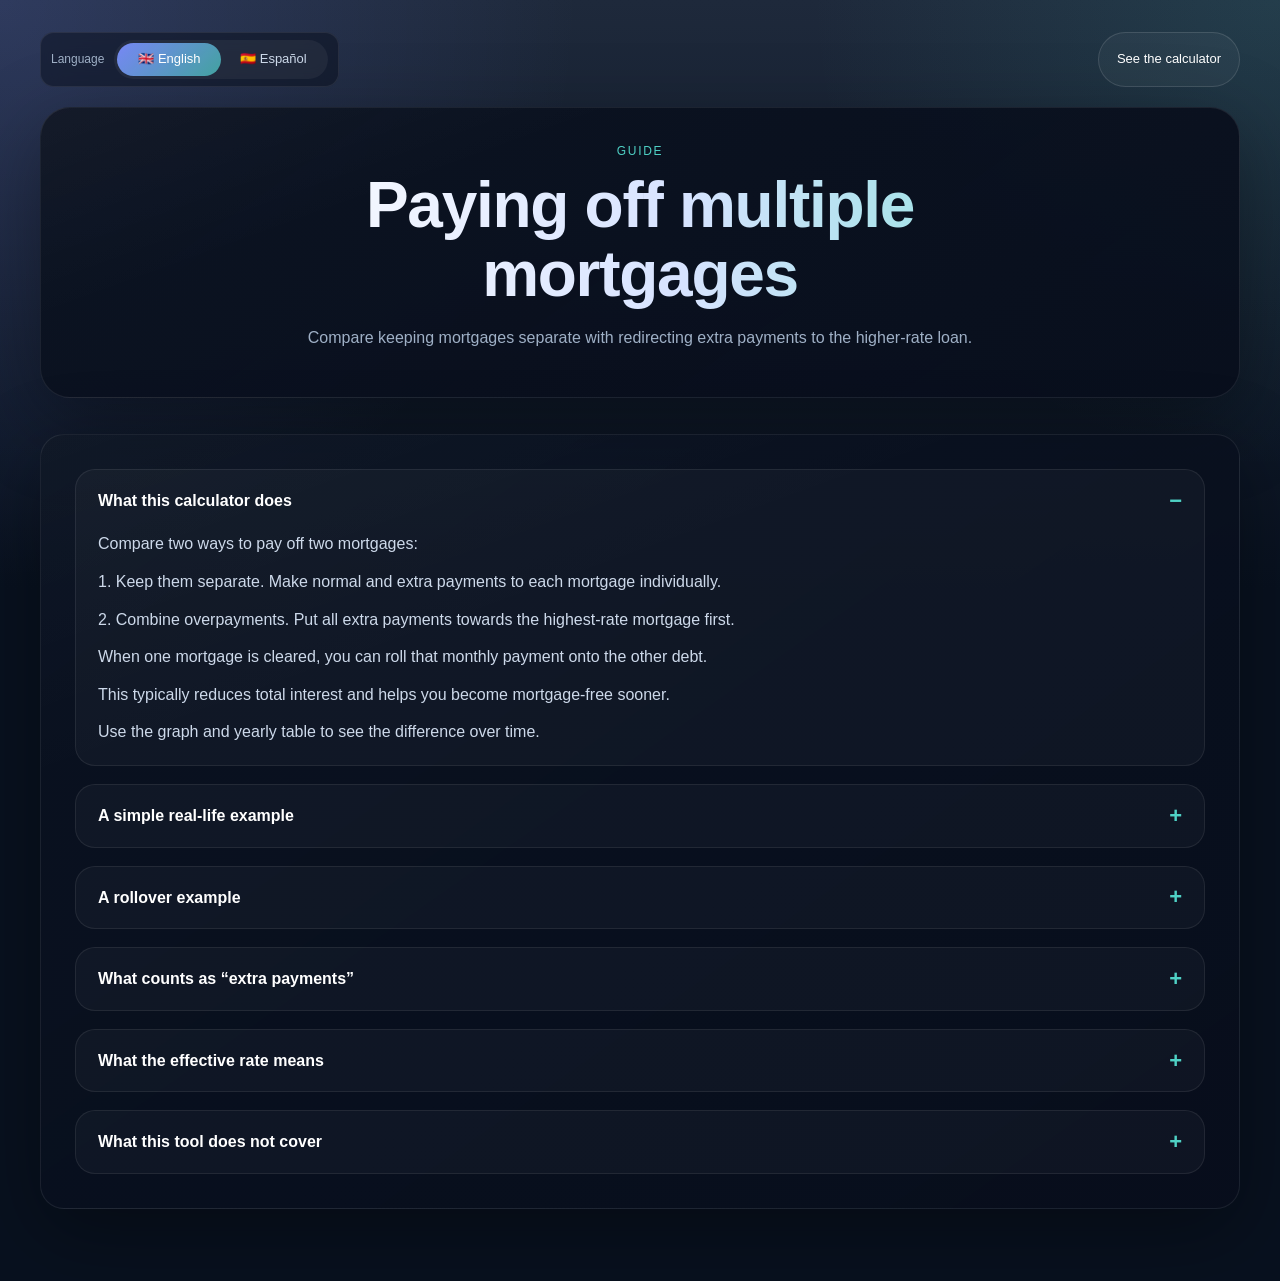
<file: guide.html>
<!DOCTYPE html>
<html lang="en">
<head>
  <meta charset="UTF-8">
  <meta name="viewport" content="width=device-width, initial-scale=1.0">
  <meta name="theme-color" content="#6366f1">
  <meta name="description" content="A simple guide to paying off multiple mortgages, overpayments, redirected payments, and example scenarios.">
  <meta name="robots" content="index,follow">
  <link rel="canonical" href="https://multiplemortgages.com/guide.html">
  <title>Multiple Mortgages Guide</title>
  <link rel="stylesheet" href="style.css">
</head>
<body>
  <header class="hero">
    <div class="hero-toolbar">
      <div class="toolbar-group">
        <span class="toolbar-label" id="guide-language-label">Language</span>
        <div class="segmented-control" aria-label="Language switcher">
          <button id="guide-lang-en" class="segment-btn active" type="button" onclick="setGuideLanguage('en')">🇬🇧 English</button>
          <button id="guide-lang-es" class="segment-btn" type="button" onclick="setGuideLanguage('es')">🇪🇸 Español</button>
        </div>
      </div>
      <a class="guide-link" href="index.html" id="guide-home-link">See the calculator</a>
    </div>

    <div class="hero-shell" data-lang="en">
      <p class="eyebrow">Guide</p>
      <h1 class="hero-title">Paying off multiple mortgages</h1>
      <div class="hero-explainer">
        <p>Compare keeping mortgages separate with redirecting extra payments to the higher-rate loan.</p>
      </div>
    </div>
    <div class="hero-shell hidden" data-lang="es">
      <p class="eyebrow">Guía</p>
      <h1 class="hero-title">Compara dos formas de pagar dos hipotecas</h1>
      <div class="hero-explainer">
        <p>Compara mantener las hipotecas separadas con redirigir los pagos extra a la hipoteca con el tipo más alto.</p>
      </div>
    </div>
  </header>

  <main class="article-section">
    <article class="article-card">
      <div class="article-content" data-lang="en">
        <details class="guide-panel" open>
          <summary>What this calculator does</summary>
          <div class="guide-panel-body">
          <p>Compare two ways to pay off two mortgages:</p>
          <p>1. Keep them separate. Make normal and extra payments to each mortgage individually.</p>
          <p>2. Combine overpayments. Put all extra payments towards the highest-rate mortgage first.</p>
          <p>When one mortgage is cleared, you can roll that monthly payment onto the other debt.</p>
          <p>This typically reduces total interest and helps you become mortgage-free sooner.</p>
          <p>Use the graph and yearly table to see the difference over time.</p>
          </div>
        </details>
        <details class="guide-panel">
          <summary>A simple real-life example</summary>
          <div class="guide-panel-body">
          <p>🏢 Olivia and Lucas each own a flat</p>
          <p>💍 When they move in together, they end up with two mortgages but only one home to live in.</p>
          <p>They could sell one flat. If they do, they do not need a multiple mortgage calculator.</p>
          <p>But if they keep the second flat and rent it out, they will likely have more money available each month:</p>
          <p>• two incomes</p>
          <p>• additional rental income</p>
          <p>• only one home to live in (lower outgoings)</p>
          <p>That extra cash could be used to overpay their mortgages.</p>
          <p>At that point, they can either:</p>
          <p>• keep the mortgages separate</p>
          <p>• treat them as one plan and send extra money where it saves the most interest</p>
          <p>This calculator helps compare those options.</p>
          <p><a href="index.html?preset=lucas-olivia">Open Olivia and Lucas’s example</a></p>
          </div>
        </details>
        <details class="guide-panel">
          <summary>A rollover example</summary>
          <div class="guide-panel-body">
          <p>Sometimes there are no overpayments because budgets are tight.</p>
          <p>Even then, combining the mortgage payments can help.</p>
          <p>When one mortgage finishes, its monthly payment can roll over to the other.</p>
          <p>In this example, that alone saves about 9 years and <span data-money="31600">£31,600</span> compared with treating the mortgages separately.</p>
          <p><a href="index.html?preset=rollover-only">Open the rollover example</a> to see this in the graph and table. The rollover shows up most clearly in the table.</p>
          </div>
        </details>
        <details class="guide-panel">
          <summary>What counts as “extra payments”</summary>
          <div class="guide-panel-body">
          <p>In this calculator, extra payments include:</p>
          <p>Monthly overpayments you enter</p>
          <p>Payments redirected after one mortgage finishes</p>
          <p>The normal monthly payment from the finished mortgage (if rollover is enabled)</p>
          </div>
        </details>
        <details class="guide-panel">
          <summary>What the effective rate means</summary>
          <div class="guide-panel-body">
          <p>The effective rate shows the return your extra payments achieved.</p>
          <p>For example, if the effective rate is 5.9%, your overpayments saved interest roughly equivalent to earning 5.9% on that money.</p>
          <p>If you can reliably earn more than that elsewhere, for example through investments, you might prefer to do that instead.</p>
          </div>
        </details>
        <details class="guide-panel">
          <summary>What this tool does not cover</summary>
          <div class="guide-panel-body">
          <p>This calculator does not include:</p>
          <p>Lender overpayment limits or fees</p>
          <p>Taxes</p>
          <p>Property price changes</p>
          <p>Changing interest rates</p>
          <p>Rental risks or vacancy</p>
          <p>It also does not settle the classic “overpay the mortgage vs invest instead” debate. That depends on risk tolerance, taxes, and personal goals.</p>
          <p>This tool has a narrower purpose: to model multiple mortgages properly, which is difficult with calculators designed for a single loan.</p>
          <p>Planning model only. For illustration, not financial advice.</p>
          </div>
        </details>
      </div>

      <div class="article-content hidden" data-lang="es">
        <details class="guide-panel" open>
          <summary>Lo que hace esta calculadora</summary>
          <div class="guide-panel-body">
          <p>Esta calculadora compara dos enfoques sencillos:</p>
          <p>1. Mantener cada hipoteca (y cualquier pago extra) por separado</p>
          <p>2. Juntar cualquier pago extra y enviarlo primero a la hipoteca con el tipo más alto</p>
          <p>Cuando una hipoteca termina, su cuota mensual puede redirigirse a la hipoteca restante.</p>
          <p>Enviar pagos adicionales primero a la hipoteca con el tipo más alto ahorra más intereses.</p>
          <p>El gráfico y la tabla año a año muestran exactamente cómo evoluciona esto con el tiempo.</p>
          </div>
        </details>
        <details class="guide-panel">
          <summary>Un ejemplo sencillo de la vida real</summary>
          <div class="guide-panel-body">
          <p>🏢 Olivia y Lucas tienen cada uno un piso</p>
          <p>💍 Cuando se van a vivir juntos, terminan con dos hipotecas pero solo una vivienda en la que vivir.</p>
          <p>Pueden vender uno de los pisos. Si lo hacen, no necesitan una calculadora para varias hipotecas.</p>
          <p>Pero si conservan el segundo piso y lo alquilan, probablemente tendrán más dinero disponible cada mes:</p>
          <p>• dos ingresos</p>
          <p>• ingresos adicionales por alquiler</p>
          <p>• solo una vivienda en la que vivir (menores gastos)</p>
          <p>Ese dinero extra puede usarse para hacer sobrepagos en sus hipotecas.</p>
          <p>En ese punto, pueden:</p>
          <p>• mantener las hipotecas por separado</p>
          <p>• tratarlas como un solo plan y enviar el dinero extra donde más intereses ahorra</p>
          <p>Esta calculadora ayuda a comparar esas opciones.</p>
          <p><a href="index.html?lang=es&preset=lucas-olivia">Abrir el ejemplo de Olivia y Lucas</a></p>
          </div>
        </details>
        <details class="guide-panel">
          <summary>Un ejemplo de redirección</summary>
          <div class="guide-panel-body">
          <p>A veces no hay sobrepagos porque el presupuesto está ajustado.</p>
          <p>Aun así, combinar los pagos de las hipotecas puede ayudar.</p>
          <p>Cuando una hipoteca termina, su cuota mensual puede pasar a la otra.</p>
          <p>En este ejemplo, solo eso ahorra alrededor de 9 años y <span data-money="31600">£31,600</span> frente a tratar las hipotecas por separado.</p>
          <p><a href="index.html?lang=es&preset=rollover-only">Abrir el ejemplo de redirección</a> para verlo en el gráfico y en la tabla. La redirección se ve con más claridad en la tabla.</p>
          </div>
        </details>
        <details class="guide-panel">
          <summary>Qué cuenta como “pagos extra”</summary>
          <div class="guide-panel-body">
          <p>En esta calculadora, los pagos extra incluyen:</p>
          <p>Sobrepagos mensuales que introduces</p>
          <p>Pagos redirigidos después de que una hipoteca termina</p>
          <p>La cuota mensual normal de la hipoteca terminada (si la redirección está activada)</p>
          </div>
        </details>
        <details class="guide-panel">
          <summary>Qué significa el tipo efectivo</summary>
          <div class="guide-panel-body">
          <p>El tipo efectivo muestra el rendimiento que consiguieron tus pagos extra.</p>
          <p>Por ejemplo, si el tipo efectivo es 5,9%, tus sobrepagos ahorraron intereses de forma aproximada como si hubieras obtenido un 5,9% sobre ese dinero.</p>
          <p>Si puedes conseguir de forma fiable una rentabilidad mayor en otro sitio, por ejemplo con inversiones, quizá prefieras hacer eso.</p>
          </div>
        </details>
        <details class="guide-panel">
          <summary>Lo que esta herramienta no cubre</summary>
          <div class="guide-panel-body">
          <p>Esta calculadora no incluye:</p>
          <p>Límites o comisiones por sobrepago del banco</p>
          <p>Impuestos</p>
          <p>Cambios en el precio de la vivienda</p>
          <p>Cambios en los tipos de interés</p>
          <p>Riesgos del alquiler o periodos sin inquilino</p>
          <p>Tampoco resuelve el debate clásico entre amortizar hipoteca o invertir el dinero en otro sitio. Eso depende de la tolerancia al riesgo, los impuestos y los objetivos personales.</p>
          <p>Esta herramienta tiene un objetivo más concreto: modelar correctamente varias hipotecas, algo difícil de hacer con calculadoras diseñadas para un solo préstamo.</p>
          <p>Solo es un modelo de planificación. Con fines ilustrativos, no es asesoramiento financiero.</p>
          </div>
        </details>
      </div>
    </article>
  </main>

  <script>
    function formatGuideMoney() {
      let currency = "GBP";
      try {
        currency = localStorage.getItem("multiple_mortgages_currency") || "GBP";
      } catch {}

      document.querySelectorAll("[data-money]").forEach((node) => {
        const value = Number(node.dataset.money || 0);
        node.textContent = new Intl.NumberFormat(document.documentElement.lang === "es" ? "es-ES" : "en-GB", {
          style: "currency",
          currency,
          currencyDisplay: "narrowSymbol",
          maximumFractionDigits: 0
        }).format(value);
      });
    }

    function setGuideLanguage(lang) {
      const language = lang === "es" ? "es" : "en";
      document.documentElement.lang = language;
      document.querySelectorAll("[data-lang]").forEach((node) => {
        node.classList.toggle("hidden", node.dataset.lang !== language);
      });
      document.getElementById("guide-lang-en").classList.toggle("active", language === "en");
      document.getElementById("guide-lang-es").classList.toggle("active", language === "es");
      document.getElementById("guide-language-label").textContent = language === "es" ? "Idioma" : "Language";
      document.getElementById("guide-home-link").textContent = language === "es" ? "Ver la calculadora" : "See the calculator";

      const url = new URL(window.location.href);
      if (language === "es") url.searchParams.set("lang", "es");
      else url.searchParams.delete("lang");
      history.replaceState({}, "", `${url.pathname}${url.search}${url.hash}`);
      formatGuideMoney();
    }

    const initialLang = new URLSearchParams(window.location.search).get("lang") === "es" ? "es" : "en";
    setGuideLanguage(initialLang);
  </script>
</body>
</html>
</file>
<file: style.css>
:root {
  --bg-top: #1e293b;
  --bg-base: #08111f;
  --panel: rgba(10, 18, 33, 0.82);
  --panel-strong: rgba(8, 14, 28, 0.96);
  --border: rgba(255, 255, 255, 0.08);
  --border-strong: rgba(148, 163, 184, 0.28);
  --text: #e5edf8;
  --muted: #9fb0c6;
  --soft: #cdd9ea;
  --accent: #7c8cff;
  --accent-2: #4fd1c5;
  --danger: #f87171;
  --success: #38bdf8;
  --shadow: 0 24px 80px rgba(0, 0, 0, 0.35);
}

* {
  box-sizing: border-box;
}

html {
  scroll-behavior: smooth;
}

body {
  margin: 0;
  font-family: "Avenir Next", "Segoe UI", "Helvetica Neue", sans-serif;
  background:
    radial-gradient(circle at top left, rgba(124, 140, 255, 0.18), transparent 32%),
    radial-gradient(circle at top right, rgba(79, 209, 197, 0.12), transparent 26%),
    linear-gradient(180deg, var(--bg-top) 0%, var(--bg-base) 46%);
  color: var(--text);
  line-height: 1.6;
  padding: 32px 20px 72px;
}

h1, h2, h3 {
  margin-top: 0;
  letter-spacing: -0.02em;
}

button,
input,
select {
  font: inherit;
}

.hero,
.calculator-shell,
.article-section,
.site-footer {
  max-width: 1200px;
  margin: 0 auto;
}

.hero {
  margin-bottom: 36px;
}

.hero-toolbar {
  display: flex;
  justify-content: space-between;
  gap: 16px;
  flex-wrap: wrap;
  margin-bottom: 20px;
}

.toolbar-group {
  display: flex;
  align-items: center;
  gap: 10px;
  padding: 7px 10px;
  min-height: 44px;
  border: 1px solid var(--border);
  border-radius: 14px;
  background: rgba(8, 14, 28, 0.5);
  backdrop-filter: blur(10px);
}

.toolbar-label {
  color: var(--muted);
  font-size: 12px;
}

.segmented-control {
  display: inline-flex;
  padding: 3px;
  border-radius: 999px;
  background: rgba(255, 255, 255, 0.05);
}

.segment-btn {
  margin: 0;
  min-width: 104px;
  padding: 6px 10px;
  border: 0;
  border-radius: 999px;
  background: transparent;
  color: var(--soft);
  cursor: pointer;
  box-shadow: none;
  text-align: center;
  font-size: 13px;
  transition: background 0.18s ease, color 0.18s ease, transform 0.18s ease;
}

.segment-btn.active {
  background: linear-gradient(135deg, rgba(124, 140, 255, 0.95), rgba(79, 209, 197, 0.72));
  color: white;
}

.toolbar-select {
  min-width: 108px;
  background: rgba(8, 14, 28, 0.9);
  color: var(--text);
  border: 1px solid var(--border);
  border-radius: 10px;
  padding: 6px 9px;
  font-size: 13px;
}

.hero-shell {
  padding: 34px 34px 30px;
  border-radius: 30px;
  border: 1px solid var(--border);
  text-align: center;
  background:
    linear-gradient(160deg, rgba(255, 255, 255, 0.03), transparent 30%),
    linear-gradient(145deg, rgba(11, 18, 32, 0.95), rgba(8, 14, 28, 0.92));
  box-shadow: var(--shadow);
}

.eyebrow {
  margin: 0 0 10px;
  text-transform: uppercase;
  letter-spacing: 0.14em;
  font-size: 12px;
  color: var(--accent-2);
}

.hero-title {
  max-width: 840px;
  margin-left: auto;
  margin-right: auto;
  font-size: clamp(2.15rem, 5.2vw, 4rem);
  line-height: 1.08;
  margin-bottom: 12px;
  background: linear-gradient(90deg, #ffffff, #d7e3ff 55%, #8ce2dd 100%);
  -webkit-background-clip: text;
  background-clip: text;
  -webkit-text-fill-color: transparent;
}

.hero-explainer p,
.hero-note,
.options-copy,
.article-intro {
  color: var(--muted);
}

.hero-explainer {
  max-width: 900px;
  margin: 0 auto;
}

.hero-points {
  margin-top: 24px;
  max-width: 100%;
}

.hero-points ul {
  display: grid;
  grid-template-columns: repeat(auto-fit, minmax(220px, 1fr));
  gap: 10px;
  list-style: none;
  padding: 0;
  margin: 0;
}

.hero-points li {
  padding: 2px 0;
  border: 0;
  border-radius: 0;
  background: transparent;
  color: var(--soft);
}

.hero-note {
  max-width: 860px;
  margin: 18px auto 0;
  text-align: center;
}

.hero-note-label {
  color: var(--accent-2);
  font-weight: 700;
  margin-right: 6px;
}

.container {
  display: grid;
  grid-template-columns: repeat(3, minmax(0, 1fr));
  gap: 22px;
  align-items: stretch;
}

.preset-btn,
.guide-link {
  margin: 0;
  padding: 11px 15px;
  border-radius: 999px;
  border: 1px solid rgba(255, 255, 255, 0.12);
  background: rgba(255, 255, 255, 0.04);
  color: white;
  text-decoration: none;
  box-shadow: none;
}

.preset-btn:hover,
.guide-link:hover {
  background: rgba(255, 255, 255, 0.08);
  transform: translateY(-1px);
}

.guide-link {
  display: inline-flex;
  align-items: center;
  justify-content: center;
  min-width: 142px;
  font-size: 13px;
}

.toolbar-links {
  margin-left: auto;
}

.feedback-btn {
  min-width: 126px;
  font-size: 13px;
}

.card,
.cascade-options,
.strategy-summary,
.chart-card,
.milestone-card,
.article-card,
.impact-summary,
.insight-card {
  background:
    linear-gradient(160deg, rgba(255, 255, 255, 0.025), transparent 30%),
    linear-gradient(145deg, var(--panel), var(--panel-strong));
  border-radius: 24px;
  border: 1px solid var(--border);
  box-shadow: var(--shadow);
}

.card {
  padding: 24px;
}

.mortgage-card {
  position: relative;
}

.card-head {
  display: flex;
  align-items: flex-start;
  justify-content: space-between;
  gap: 12px;
  margin-bottom: 18px;
  min-height: 58px;
}

.card-badge {
  display: inline-block;
  margin-bottom: 8px;
  padding: 5px 9px;
  border-radius: 999px;
  background: rgba(79, 209, 197, 0.14);
  color: #a5f3fc;
  font-size: 12px;
  font-weight: 600;
}

.inline-remove-btn {
  margin: 0;
  padding: 8px 12px;
  border: 1px solid rgba(248, 113, 113, 0.28);
  border-radius: 999px;
  background: transparent;
  color: #fecaca;
  box-shadow: none;
}

.add-card {
  display: flex;
  flex-direction: column;
  justify-content: center;
  align-items: flex-start;
  text-align: left;
  gap: 10px;
  width: 100%;
  margin: 0;
  border: 1px dashed var(--border-strong);
  background:
    linear-gradient(160deg, rgba(124, 140, 255, 0.08), transparent 35%),
    rgba(8, 14, 28, 0.55);
  box-shadow: none;
  min-height: 250px;
}

.add-card:hover {
  transform: translateY(-3px);
  border-color: rgba(124, 140, 255, 0.55);
  background:
    linear-gradient(160deg, rgba(124, 140, 255, 0.12), transparent 35%),
    rgba(8, 14, 28, 0.72);
}

.add-card-icon {
  display: inline-flex;
  align-items: center;
  justify-content: center;
  width: 52px;
  height: 52px;
  border-radius: 16px;
  background: rgba(124, 140, 255, 0.14);
  color: white;
  font-size: 30px;
}

.add-card-title {
  font-size: 1.15rem;
  font-weight: 700;
  color: white;
}

.add-card-copy {
  color: var(--muted);
  max-width: 26ch;
}

.hidden {
  display: none !important;
}

label {
  display: block;
  margin-bottom: 8px;
  color: var(--muted);
  font-size: 13px;
}

input,
select {
  width: 100%;
}

input {
  padding: 12px 13px;
  margin-bottom: 8px;
  border-radius: 14px;
  border: 1px solid rgba(255, 255, 255, 0.08);
  background: rgba(5, 10, 22, 0.8);
  color: white;
}

input:focus,
select:focus {
  outline: none;
  border-color: rgba(124, 140, 255, 0.75);
  box-shadow: 0 0 0 4px rgba(124, 140, 255, 0.14);
}

.term-grid {
  display: grid;
  grid-template-columns: repeat(2, 1fr);
  gap: 12px;
}

.helper-text {
  font-size: 12px;
  color: #6f84a1;
  margin-bottom: 10px;
}

.error-message {
  font-size: 12px;
  color: var(--danger);
  margin-bottom: 10px;
}

.cascade-options {
  margin-top: 22px;
  padding: 24px 26px;
}

.options-head {
  display: flex;
  justify-content: space-between;
  gap: 20px;
  flex-wrap: wrap;
  align-items: flex-start;
  margin-bottom: 16px;
}

.options-copy {
  max-width: 330px;
  margin: 0;
  line-height: 1.5;
}

.checkbox-row {
  display: flex;
  align-items: center;
  gap: 12px;
  padding: 10px 0;
}

.checkbox-row input[type="checkbox"] {
  width: 18px;
  height: 18px;
  margin: 0;
}

.checkbox-row label {
  margin: 0;
  color: var(--soft);
  font-size: 14px;
}

button {
  display: block;
  margin: 34px auto 0;
  background: linear-gradient(135deg, #6b7cff, #4fd1c5);
  color: white;
  padding: 14px 28px;
  border: 0;
  border-radius: 16px;
  font-size: 16px;
  cursor: pointer;
  box-shadow: 0 16px 40px rgba(79, 209, 197, 0.14);
  transition: transform 0.18s ease, opacity 0.18s ease, background 0.18s ease;
}

button:hover:not(:disabled) {
  transform: translateY(-2px);
}

button:disabled {
  opacity: 0.45;
  cursor: not-allowed;
}

#results {
  margin-top: 28px;
}

.impact-summary {
  max-width: 880px;
  margin: 0 auto 18px;
  padding: 16px 18px;
  text-align: center;
}

.impact-summary strong {
  display: block;
  margin-bottom: 4px;
  font-size: 1rem;
}

.impact-positive {
  background:
    linear-gradient(135deg, rgba(8, 145, 178, 0.45), rgba(79, 209, 197, 0.28)),
    var(--panel);
}

.impact-negative {
  background:
    linear-gradient(135deg, rgba(153, 27, 27, 0.55), rgba(127, 29, 29, 0.35)),
    var(--panel);
}

.impact-neutral {
  background:
    linear-gradient(135deg, rgba(71, 85, 105, 0.55), rgba(30, 41, 59, 0.35)),
    var(--panel);
}

.insight-grid {
  display: grid;
  grid-template-columns: repeat(auto-fit, minmax(220px, 1fr));
  gap: 16px;
  margin-top: 20px;
}

.insight-card {
  padding: 18px 20px;
}

.insight-card h3 {
  margin-bottom: 8px;
  font-size: 15px;
}

.insight-value {
  display: block;
  margin-bottom: 6px;
  font-size: 1.45rem;
  font-weight: 700;
  color: white;
}

.insight-copy {
  color: var(--muted);
  font-size: 13px;
}

.strategy-summary,
.chart-card,
.milestone-card {
  padding: 28px;
  margin-top: 20px;
}

.standard-payments {
  margin: 0 0 24px;
  font-size: 14px;
  color: var(--soft);
}

.strategy-table,
.milestone-table {
  width: 100%;
  border-collapse: collapse;
}

.strategy-table {
  margin-top: 16px;
}

.strategy-table th,
.strategy-table td,
.milestone-table th,
.milestone-table td {
  padding: 12px 14px;
}

.strategy-table th,
.milestone-card th {
  background: rgba(30, 41, 59, 0.88);
  color: var(--soft);
  font-size: 13px;
  text-align: left;
}

.strategy-table td {
  color: var(--text);
  font-size: 14px;
}

.strategy-table tbody tr:nth-child(even) {
  background: rgba(255, 255, 255, 0.02);
}

.row-highlight {
  background: linear-gradient(90deg, rgba(79, 209, 197, 0.18), rgba(124, 140, 255, 0.15)) !important;
}

.chart-card canvas {
  width: 100% !important;
  height: 390px !important;
}

.manual-legend {
  display: flex;
  flex-wrap: wrap;
  gap: 14px 18px;
  margin-top: 18px;
}

.legend-item {
  cursor: pointer;
  opacity: 0.68;
  transition: opacity 0.16s ease;
}

.legend-item.active {
  opacity: 1;
  font-weight: 600;
}

.legend-line {
  display: inline-block;
  width: 20px;
  height: 3px;
  margin-right: 6px;
}

.m1-sep { background: rgba(46,109,246,0.35); }
.m1-cas { background: rgba(46,109,246,1); }
.m2-sep { background: rgba(120,90,255,0.35); }
.m2-cas { background: rgba(120,90,255,1); }
.m3-sep { background: rgba(20,184,166,0.35); }
.m3-cas { background: rgba(20,184,166,1); }
.total-sep { background: rgba(203,213,225,0.6); }
.total-cas { background: #ffffff; }

.table-wrapper {
  width: 100%;
  overflow-x: auto;
  margin-top: 12px;
  border-radius: 16px;
}

.milestone-table {
  min-width: 900px;
  font-size: 14px;
}

.milestone-table td,
.milestone-table th {
  white-space: nowrap;
}

.milestone-table td:not(:first-child),
.milestone-table th:not(:first-child) {
  text-align: right;
}

.milestone-table td:first-child,
.milestone-table th:first-child {
  text-align: left;
}

.milestone-table tbody tr:nth-child(odd) {
  background: rgba(255, 255, 255, 0.02);
}

.milestone-table tbody tr:nth-child(even) {
  background: rgba(0, 0, 0, 0.18);
}

.share-actions {
  margin-top: 22px;
  text-align: center;
}

.share-actions button {
  margin: 0 auto;
  background: transparent;
  border: 1px solid var(--border);
  box-shadow: none;
  font-size: 13px;
  padding: 10px 16px;
}

.share-actions button:hover {
  background: rgba(255, 255, 255, 0.04);
}

.article-card {
  padding: 34px;
}

.article-header {
  max-width: 760px;
  margin-bottom: 30px;
}

.article-content {
  display: grid;
  gap: 18px;
  color: var(--soft);
}

.article-content p,
.article-content ul {
  margin: 0;
}

.article-content a {
  color: #8ce2dd;
  text-decoration: underline;
}

.guide-panel {
  border: 1px solid var(--border);
  border-radius: 20px;
  background: rgba(255, 255, 255, 0.03);
  overflow: hidden;
}

.guide-panel summary {
  list-style: none;
  cursor: pointer;
  padding: 18px 22px;
  color: white;
  font-weight: 700;
  display: flex;
  align-items: center;
  justify-content: space-between;
  gap: 16px;
}

.guide-panel summary::-webkit-details-marker {
  display: none;
}

.guide-panel summary::after {
  content: "+";
  color: var(--accent-2);
  font-size: 22px;
  line-height: 1;
  flex: 0 0 auto;
}

.guide-panel[open] summary::after {
  content: "−";
}

.guide-panel-body {
  display: grid;
  gap: 12px;
  padding: 0 22px 20px;
}

.article-content ul {
  padding-left: 20px;
}

.site-footer {
  margin-top: 88px;
  padding-bottom: 30px;
  text-align: center;
}

.footer-toggle {
  max-width: 760px;
  margin: 0 auto;
}

.footer-toggle summary {
  cursor: pointer;
  font-weight: 600;
  color: var(--soft);
}

.footer-section {
  margin-top: 28px;
}

.footer-section strong {
  display: block;
  margin-bottom: 10px;
  color: white;
}

.footer-section p {
  max-width: 720px;
  margin: 0 auto;
}

.footer-section ul {
  list-style: none;
  padding: 0;
  margin: 0 auto;
  max-width: 520px;
}

.footer-section li {
  margin: 6px 0;
  color: var(--muted);
}

.footer-section li::before {
  content: "• ";
  color: var(--accent);
}

@media (max-width: 900px) {
  .hero-shell,
  .card,
  .cascade-options,
  .strategy-summary,
  .chart-card,
  .milestone-card,
  .article-card {
    padding: 22px;
  }

  .chart-card canvas {
    height: 300px !important;
  }

  .container {
    grid-template-columns: repeat(2, minmax(0, 1fr));
  }

  .manual-legend {
    display: grid;
    grid-template-columns: 1fr 1fr;
    gap: 10px 14px;
  }
}

@media (max-width: 640px) {
  body {
    padding: 18px 12px 56px;
  }

  .hero-toolbar,
  .options-head {
    flex-direction: column;
    align-items: stretch;
  }

  .toolbar-group {
    justify-content: space-between;
  }

  .term-grid,
  .hero-points ul,
  .insight-grid,
  .manual-legend {
    grid-template-columns: 1fr;
  }

  .container {
    grid-template-columns: 1fr;
  }

  .preset-btn,
  .guide-link {
    width: 100%;
    justify-content: center;
  }

  .strategy-table th,
  .strategy-table td {
    padding: 10px 8px;
    font-size: 13px;
  }

  .strategy-table {
    display: block;
    overflow-x: auto;
  }
}
</file>
